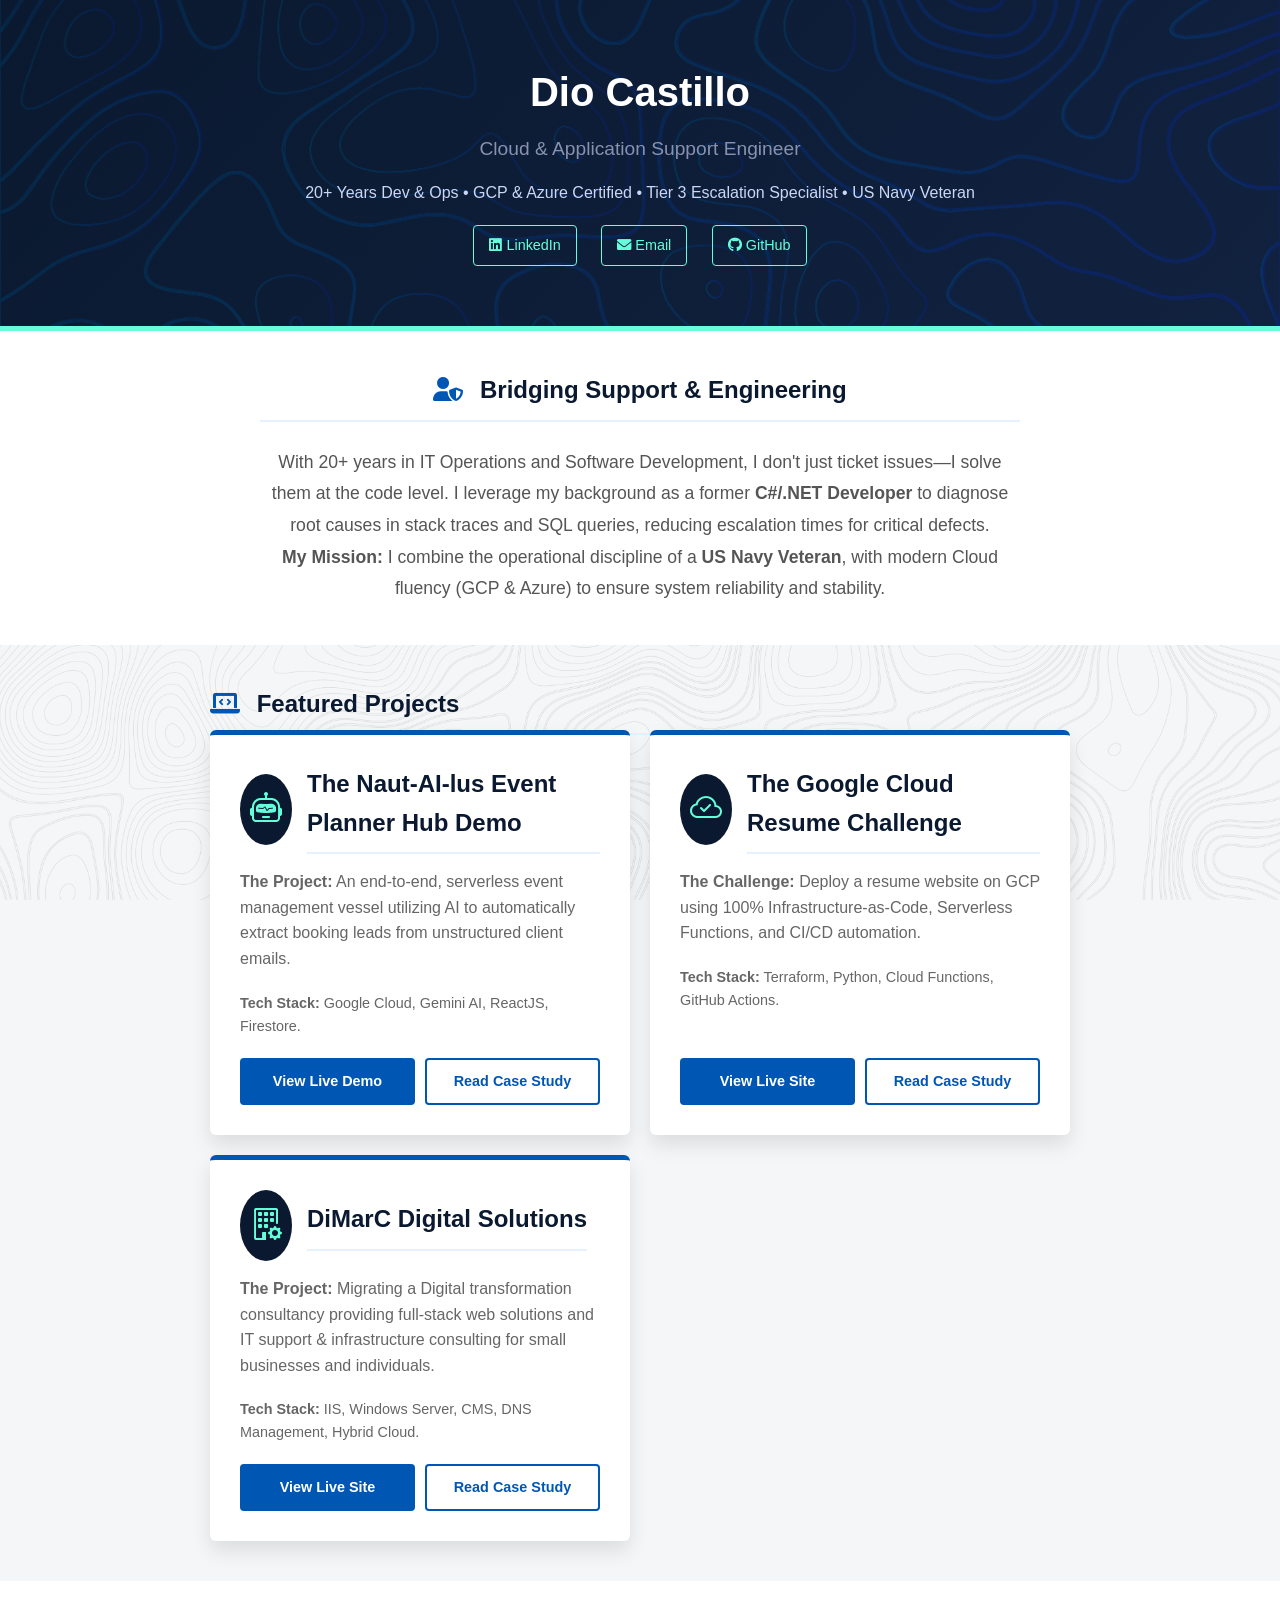
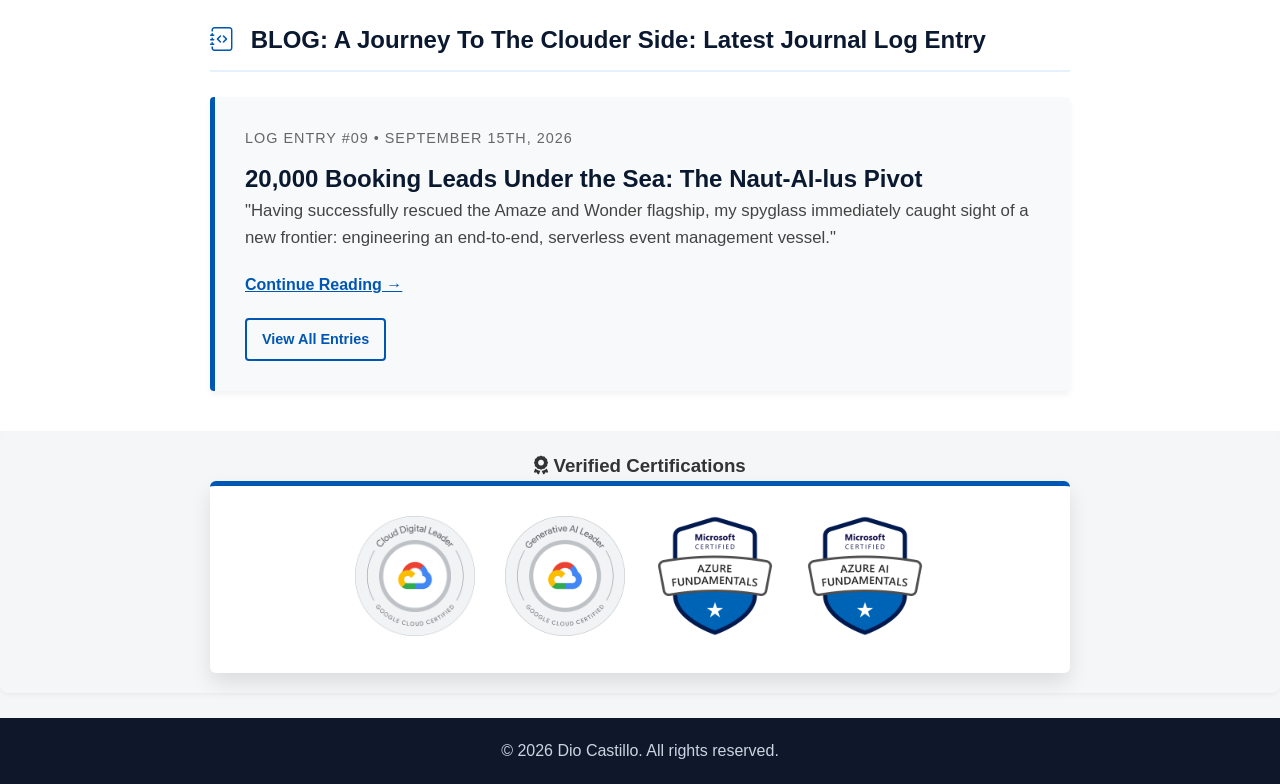
<file: public/index.html>
<!DOCTYPE html>
<html lang="en">

<head>
    <meta charset="UTF-8">
    <meta name="viewport" content="width=device-width, initial-scale=1.0">
    <title>Dio Castillo | Cloud & Application Support Engineer</title>

    <link rel="stylesheet" href="css/style.css">

    <link rel="stylesheet" href="https://cdnjs.cloudflare.com/ajax/libs/font-awesome/6.0.0/css/all.min.css">
    <link rel="stylesheet" href="https://cdn.jsdelivr.net/npm/bootstrap-icons@1.11.3/font/bootstrap-icons.min.css">
</head>

<body>

    <header class="hero" style="padding-bottom: 60px;">
        <div class="container">
            <h1>Dio Castillo</h1>
            <h2>Cloud & Application Support Engineer</h2>
            <p>20+ Years Dev & Ops • GCP & Azure Certified • Tier 3 Escalation Specialist • US Navy Veteran</p>

            <div class="social-links">
                <a href="https://www.linkedin.com/in/dioemcastillo/" target="_blank"><i class="fab fa-linkedin"></i>
                    LinkedIn</a>
                <a href="mailto:dio.e.m.castillo@gmail.com"><i class="fas fa-envelope"></i> Email</a>
                <a href="https://github.com/DioCast" target="_blank"><i class="fab fa-github"></i> GitHub</a>
            </div>
        </div>
    </header>

    <section class="section" style="background: white;">
        <div class="container" style="max-width: 800px; text-align: center;">
            <h3><i class="fas fa-user-shield"></i> Bridging Support & Engineering</h3>
            <p style="font-size: 1.1rem; color: #555; line-height: 1.8;">
                With 20+ years in IT Operations and Software Development, I don't just ticket issues—I solve them at the
                code level.
                I leverage my background as a former <strong>C#/.NET Developer</strong> to diagnose root causes in stack
                traces and SQL queries, reducing escalation times for critical defects.
            </p>
            <p style="font-size: 1.1rem; color: #555; line-height: 1.8;">
                <strong>My Mission:</strong> I combine the operational discipline of a <strong>US Navy Veteran</strong>,
                with modern Cloud fluency (GCP & Azure) to ensure system reliability and stability.
            </p>
        </div>
    </section>

    <section class="section">
        <div class="container">
            <h3><i class="fas fa-laptop-code"></i> Featured Projects</h3>

            <div class="landing-grid">
                <!-- Card 1: The Naut-AI-lus -->
                <div class="landing-card" style="text-align: left;">
                    <div style="display: flex; align-items: center; margin-bottom: 15px;">
                        <i class="bi bi-robot"
                            style="font-size: 2rem; color: #64ffda; margin-right: 15px; background: #0a192f; padding: 10px; border-radius: 50%;"></i>
                        <h3 style="margin: 0;">The Naut-AI-lus Event Planner Hub Demo</h3>
                    </div>
                    <p><strong>The Project:</strong> An end-to-end, serverless event management vessel utilizing AI to
                        automatically extract booking leads from unstructured client emails.</p>
                    <p style="font-size: 0.9rem;"><strong>Tech Stack:</strong> Google Cloud, Gemini AI, ReactJS,
                        Firestore.</p>

                    <!-- Uniform Button Container -->
                    <div class="card-buttons">
                        <a href="https://ai-booking-demo.dio-castillo.cloud" target="_blank" class="cta-button">View
                            Live Demo</a>
                        <a href="https://blog.dio-castillo.cloud/?log_entry=naut-ai-lus-pivot"
                            class="cta-secondary">Read Case Study</a>
                    </div>
                </div>

                <!-- Card 2: Resume Challenge -->
                <div class="landing-card" style="text-align: left;">
                    <div style="display: flex; align-items: center; margin-bottom: 15px;">
                        <i class="bi bi-cloud-check"
                            style="font-size: 2rem; color: #64ffda; margin-right: 15px; background: #0a192f; padding: 10px; border-radius: 50%;"></i>
                        <h3 style="margin: 0;">The Google Cloud Resume Challenge</h3>
                    </div>
                    <p><strong>The Challenge:</strong> Deploy a resume website on GCP using 100% Infrastructure-as-Code,
                        Serverless Functions, and CI/CD automation.</p>
                    <p style="font-size: 0.9rem;"><strong>Tech Stack:</strong> Terraform, Python, Cloud Functions,
                        GitHub Actions.</p>

                    <!-- Uniform Button Container -->
                    <div class="card-buttons">
                        <a href="https://resume.dio-castillo.cloud" target="_blank" class="cta-button">View Live
                            Site</a>
                        <a href="https://blog.dio-castillo.cloud/?log_entry=terraform-asaurus-rex"
                            class="cta-secondary">Read Case Study</a>
                    </div>
                </div>

                <!-- Card 3: DiMarC -->
                <div class="landing-card" style="text-align: left;">
                    <div style="display: flex; align-items: center; margin-bottom: 15px;">
                        <i class="bi bi-building-gear"
                            style="font-size: 2rem; color: #64ffda; margin-right: 15px; background: #0a192f; padding: 10px; border-radius: 50%;"></i>
                        <h3 style="margin: 0;">DiMarC Digital Solutions</h3>
                    </div>
                    <p><strong>The Project:</strong> Migrating a Digital transformation consultancy providing full-stack
                        web solutions and IT support & infrastructure consulting for small businesses and individuals.
                    </p>
                    <p style="font-size: 0.9rem;"><strong>Tech Stack:</strong> IIS, Windows Server, CMS, DNS Management,
                        Hybrid Cloud.</p>

                    <!-- Uniform Button Container -->
                    <div class="card-buttons">
                        <a href="https://www.dimarc-solutions.com" target="_blank" class="cta-button">View Live Site</a>
                        <a href="https://blog.dio-castillo.cloud/?log_entry=dimarc-migration" class="cta-secondary">Read
                            Case Study</a>
                    </div>
                </div>
            </div>

        </div>
    </section>

    <section class="section" style="background: white;">
        <div class="container">
            <h3><i class="bi bi-journal-code"></i> BLOG: A Journey To The Clouder Side: Latest Journal Log Entry</h3>

            <div id="dynamic-featured-post">
                <p><em>Scanning the fossil record...</em></p>
            </div>

        </div>
    </section>

    <section class="badges-section">
        <div class="container">
            <h3><i class="fas fa-award"></i> Verified Certifications</h3>
            <div class="badges-container">
                <a href="https://www.credly.com/badges/6b451528-c111-4711-b35f-a531190ef0f9/linked_in_profile"
                    target="_blank">
                    <img src="images/cloud-digital-leader-certification.png" alt="Google Cloud Digital Leader Badge"
                        class="badge-image"></a>
                <a href="https://www.credly.com/badges/8be07159-a1fe-4716-bee3-a3a085a87865/linked_in_profile"
                    target="_blank">
                    <img src="images/generative-ai-leader-certification.png"
                        alt="Google Cloud Generative AI Leader Badge" class="badge-image"></a>
                <a href="https://learn.microsoft.com/en-us/users/diogenescastillo-8694/credentials/3eab38d4930c294f?ref=https%3A%2F%2Fwww.linkedin.com%2F"
                    target="_blank">
                    <img src="images/azure-fundamentals-600x600.png" alt="Microsoft Certified Azure Fundamentals Badge"
                        class="badge-image"></a>
                <a href="https://learn.microsoft.com/en-us/users/diogenescastillo-8694/credentials/540537f4457e4fc8?ref=https%3A%2F%2Fwww.linkedin.com%2F"
                    target="_blank">
                    <img src="images/azure-ai-fundamentals-600x600.png"
                        alt="Microsoft Certified Azure AI Fundamentals Badge" class="badge-image"></a>
            </div>
        </div>
    </section>

    <footer class="site-footer">
        <div class="footer-container">
            <p class="copyright">&copy; 2026 Dio Castillo. All rights reserved.</p>
        </div>
    </footer>

    <script src="js/main.js"></script>

</body>

</html>
</file>
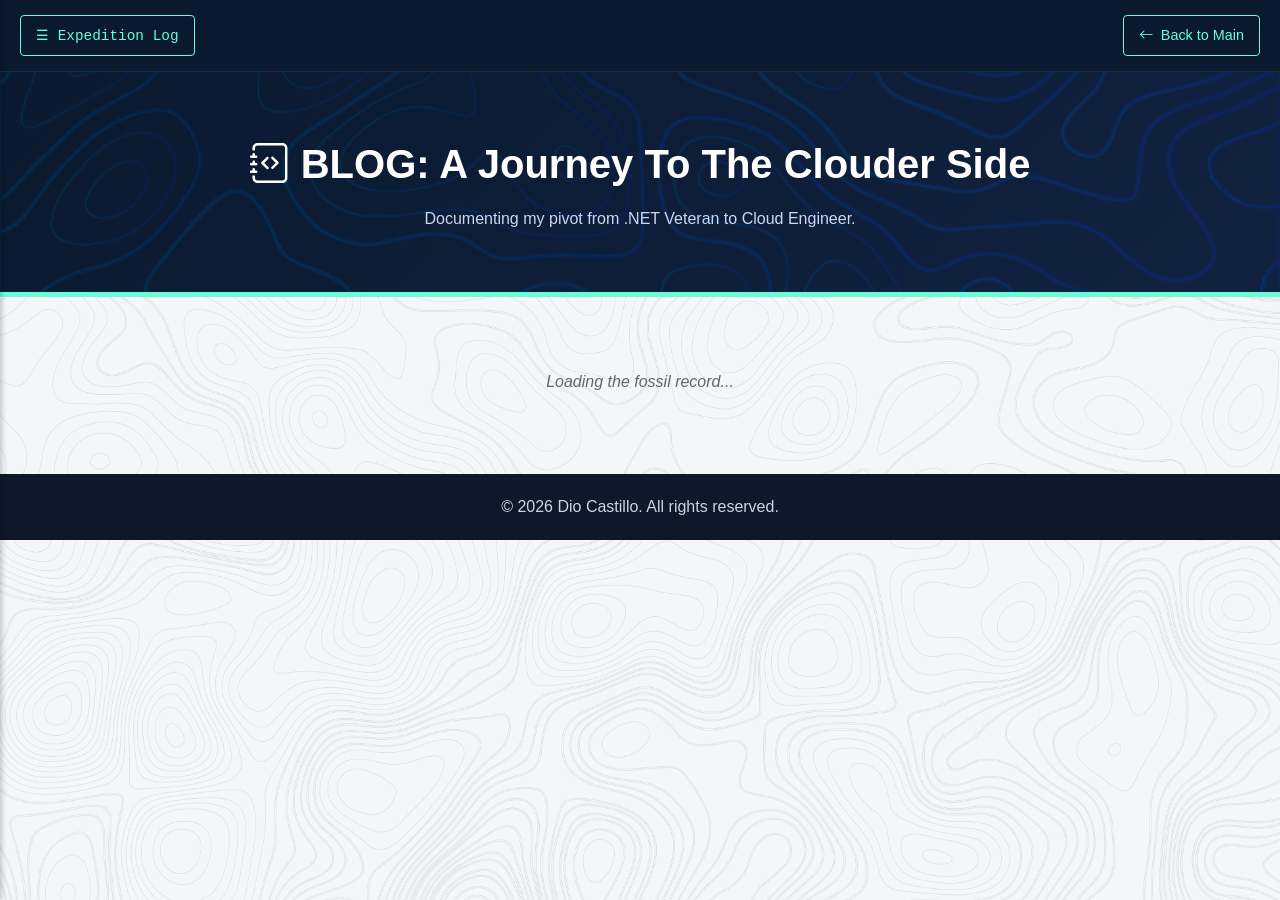
<file: public/blog.html>
<!DOCTYPE html>
<html lang="en">

<head>
    <meta charset="UTF-8">
    <meta name="viewport" content="width=device-width, initial-scale=1.0">
    <title>Dio Castillo | BLOG: A Journey To The Clouder Side </title>
    <link rel="stylesheet" href="css/style.css">
    <link rel="stylesheet" href="https://cdn.jsdelivr.net/npm/bootstrap-icons@1.11.3/font/bootstrap-icons.min.css">
</head>

<body>

    <aside id="toc-sidebar" class="toc-sidebar">
        <div class="toc-header">
            <h3>Journal Entries</h3>
            <button id="toc-close" class="toc-close">&times;</button>
        </div>
        <nav id="toc-content" class="toc-content"></nav>
    </aside>

    <nav class="top-nav">

        <button id="toc-toggle" class="toc-toggle" aria-label="Open Navigator">
            <span>☰</span> <span class="toc-label">Expedition Log</span>
        </button>

        <a href="index.html" class="nav-back-btn">
            <i class="bi bi-arrow-left"></i> Back to Main
        </a>

    </nav>

    <header class="hero">
        <div class="container">
            <h1><i class="bi bi-journal-code"></i> BLOG: A Journey To The Clouder Side</h1>
            <p>Documenting my pivot from .NET Veteran to Cloud Engineer.</p>
        </div>
    </header>

    <section class="section">
        <div class="container blog-container">

            <div id="blog-list" class="journey-log">
                <p style="text-align: center; color: #666; margin-top: 2rem;">
                    <em>Loading the fossil record...</em>
                </p>
            </div>

        </div>
    </section>
    <footer class="site-footer">
        <div class="footer-container">
            <p class="copyright">&copy; 2026 Dio Castillo. All rights reserved.</p>
        </div>
    </footer>

    <button id="back-to-top" aria-label="Back to Top">
        <i class="bi bi-arrow-up"></i>
    </button>

    <script src="js/main.js"></script>
</body>

</html>
</file>
<file: public/css/style.css>
/* GLOBAL RESET */
* {
    box-sizing: border-box;
    margin: 0;
    padding: 0;
}

html {
    scroll-behavior: smooth;
}

body {
    font-family: 'Segoe UI', Roboto, Helvetica, Arial, sans-serif;
    line-height: 1.6;
    color: #333;
    
    /* 1. The Paper Color */
    background-color: #f4f6f8;
    
    /* Important for positioning the map layer */
    position: relative;
    min-height: 100vh;
}

/* 2. The Map Layer (Watermark) */
body::before {
    content: "";
    position: fixed; /* Keeps the map still while you scroll */
    top: 0;
    left: 0;
    width: 100%;
    height: 100%;
    
    /* The Image */
    background-image: url('../images/contour2.png'); 
    
    /* --- THE FIX IS HERE --- */
    background-repeat: no-repeat; /* Do not tile the image */
    background-size: cover;       /* Scale the image to cover the entire screen, cropping if necessary */
    background-position: center;  /* Center the map on the screen */
    /* ----------------------- */

    /* The Faintness Control */
    opacity: 0.10; 
    
    /* Send it to the back */
    z-index: -1;
    pointer-events: none; 
}

a {
    text-decoration: none;
    color: inherit;
}

ul {
    list-style-position: inside;
    margin-left: 10px;
}

/* CONTAINER UTILITY */
.container {
    max-width: 900px;
    margin: 0 auto;
    padding: 0 20px;
}

/* HERO SECTION (Header) */
.hero {
    background: linear-gradient(135deg, #0a192f 0%, #112240 100%); /* Deep Navy */
    color: #ffffff;
    padding: 60px 0;
    text-align: center;
    border-bottom: 5px solid #64ffda; /* Teal accent line */
    
    /* NEW LINES FOR THE MAP: */
    position: relative; /* Traps the watermark inside */
    overflow: hidden;   /* Chops off edges so it stays neat */
}

.hero::before {
    content: "";
    position: absolute;
    top: 0;
    left: 0;
    width: 100%;
    height: 100%;
    
    /* 1. Use the COLORED image */
    background-image: url('../images/contour-color.png'); 
    background-size: cover;
    background-position: center;
    background-repeat: no-repeat;
    
    /* 2. NO INVERT (We want the teal!) */
    filter: none;
    
    /* 3. Blending - This makes the gray background disappear */
    mix-blend-mode: overlay; 
    
    /* 4. Opacity - 0.4 gives it a nice "ghostly" data look */
    opacity: 0.8; 
    
    pointer-events: none;
}

/* Lifts the text above the map layer */
.hero > * {
    position: relative;
    z-index: 1;
}

.hero h1 {
    font-size: 2.5rem;
    margin-bottom: 10px;
    font-weight: 700;
}

.hero h2 {
    font-size: 1.2rem;
    font-weight: 400;
    color: #8892b0;
    /* Muted text */
    margin-bottom: 15px;
}

.hero p {
    font-size: 1rem;
    color: #ccd6f6;
}

/* The Vernian Prologue */
.hero-prologue {
    max-width: 800px;
    margin: 20px auto 0 auto;
    font-size: 0.60rem;
    font-weight: 150; /* Forces the text to be thin/light */
    color: #7b85a3;   /* A shade darker/more muted than the h2 */
    line-height: 1.35;
    font-style: italic;
}

.social-links {
    margin-top: 20px;
}

.social-links a {
    display: inline-block;
    margin: 0 10px;
    padding: 8px 15px;
    border: 1px solid #64ffda;
    color: #64ffda;
    border-radius: 4px;
    font-size: 0.9rem;
    transition: all 0.3s ease;
}

.social-links a:hover {
    background-color: rgba(100, 255, 218, 0.1);
}

/* CONTENT SECTIONS */
.section {
    padding: 40px 0;
}

.section h3 {
    font-size: 1.5rem;
    color: #0a192f;
    border-bottom: 2px solid #e6f1ff;
    padding-bottom: 10px;
    margin-bottom: 25px;
}

.section h3 i {
    margin-right: 10px;
    color: #0056b3;
}

/* JOB CARDS */
.job,
.education-item {
    background: #ffffff;
    padding: 25px;
    margin-bottom: 20px;
    border-radius: 6px;
    box-shadow: 0 4px 6px rgba(0, 0, 0, 0.05);
    /* Subtle shadow */
    border-left: 4px solid #0056b3;
    /* Blue accent bar */
}

.job-header {
    display: flex;
    justify-content: space-between;
    flex-wrap: wrap;
    margin-bottom: 15px;
    border-bottom: 1px solid #eee;
    padding-bottom: 10px;
}

.job-header h4 {
    font-size: 1.2rem;
    color: #0a192f;
    width: 100%;
}

.company {
    font-weight: 600;
    color: #0056b3;
    font-size: 0.95rem;
}

.dates {
    font-style: italic;
    color: #666;
    font-size: 0.9rem;
    margin-left: auto;
    /* Pushes date to right */
}

.job ul {
    margin-top: 15px;
}

.job li {
    margin-bottom: 8px;
    font-size: 0.95rem;
}

/* EDUCATION SPECIFIC */
.education-item h4 {
    color: #0a192f;
    margin-bottom: 5px;
}

.education-item p {
    font-size: 0.95rem;
    color: #555;
}

/* Badges Section */
.badges-section {
    text-align: center;
    padding: 20px 0;
   
    /* Match the other sections */
    border-radius: 8px;
    box-shadow: 0 2px 5px rgba(0, 0, 0, 0.05);
    margin-bottom: 25px;
}

.badges-container {
    display: flex;
    background: #fff;
    justify-content: center;
    align-items: center;
    flex-wrap: wrap;
    /* Allows wrapping on smaller screens */
    gap: 30px;
    /* Space between badges */
    padding: 30px;
    border-radius: 6px;
    box-shadow: 0 10px 20px rgba(0, 0, 0, 0.1);
    border-top: 5px solid #0056b3;
    text-align: center;
    transition: transform 0.2s;
}

.badge-image {
    height: 120px;
    /* Set a uniform height */
    width: auto;
    /* Maintain aspect ratio */
    transition: transform 0.3s ease;
    /* Smooth hover effect */
}

.badge-image:hover {
    transform: scale(1.1);
    /* Slightly enlarge on hover */
}

/* FOOTER */

/* 1. The Container: aligns the items side-by-side */
.site-footer .footer-container {
    display: flex;
    justify-content: center;
    /* Centers them in the middle of the page */
    align-items: center;
    /* Aligns them vertically */
    gap: 2rem;
    /* Adds nice space between Copyright and Counter */
    padding: 20px;
    background-color: #0f172a;
    /* Dark blue background (adjust to match yours) */
    color: #cbd5e1;
    /* Light gray text */
}

/* 2. The Counter Badge: Makes it look like a distinct UI element */
#counter {
    margin: 0;
    /* Remove default paragraph spacing */
    background-color: rgba(255, 255, 255, 0.1);
    /* Subtle glass-effect background */
    padding: 5px 15px;
    /* Breathing room inside the badge */
    border-radius: 999px;
    /* Makes the edges perfectly round (pill shape) */
    font-family: sans-serif;
    /* Clean font */
    font-size: 0.85rem;
    /* Slightly smaller than main text */
    font-weight: 600;
    /* Make the number pop a bit */
    white-space: nowrap;
    /* Keeps "Views: 100" on one line */
    transition: all 0.3s ease;
    /* Smooth loading transition */
}

/* Optional: Add a tiny hover effect */
#counter:hover {
    background-color: rgba(255, 255, 255, 0.2);
    cursor: default;
}

/* MOBILE RESPONSIVENESS */
@media (max-width: 768px) {
    .job-header {
        flex-direction: column;
    }

    .dates {
        margin-left: 0;
        margin-top: 5px;
    }

    .hero h1 {
        font-size: 2rem;
    }
}

/* --- SKILLS SECTION STYLES --- */

/* The Grid Layout: Automatically fits columns based on screen size */
.skills-grid {
    display: grid;
    /* This magic line creates responsive columns without media queries */
    grid-template-columns: repeat(auto-fit, minmax(200px, 1fr));
    gap: 20px;
    margin-top: 20px;
}

/* The Individual Cards (Matching your .job style) */
.skill-card {
    background: #ffffff;
    padding: 20px;
    border-radius: 6px;
    box-shadow: 0 4px 6px rgba(0, 0, 0, 0.05);
    border-top: 4px solid #0056b3;
    /* Blue accent on top */
    transition: transform 0.2s ease;
}

/* Optional: Slight lift effect when hovering over a skill category */
.skill-card:hover {
    transform: translateY(-5px);
}

/* Header inside the card */
.skill-header {
    display: flex;
    align-items: center;
    margin-bottom: 15px;
    border-bottom: 1px solid #eee;
    padding-bottom: 10px;
}

.skill-header h4 {
    font-size: 1.1rem;
    color: #0a192f;
    margin: 0;
}

/* Icons inside the header */
.skill-header i {
    font-size: 1.5rem;
    color: #64ffda;
    /* Matches your Teal accent */
    margin-right: 10px;
    /* Optional: background circle for the icon */
    background: #0a192f;
    width: 40px;
    height: 40px;
    display: flex;
    align-items: center;
    justify-content: center;
    border-radius: 50%;
}

/* The List of Skills */
.skill-card ul {
    list-style: none;
    /* Remove default bullets */
    margin: 0;
}

.skill-card li {
    padding: 5px 0;
    font-size: 0.95rem;
    color: #555;
    border-bottom: 1px dashed #f0f0f0;
    /* Subtle separator lines */
}

.skill-card li:last-child {
    border-bottom: none;
}

/* --- HELPER CLASSES --- */

/* Makes text bold (matches fw-bold) */
.fw-bold {
    font-weight: 700;
}

/* Makes text blue (matches text-primary) */
.text-primary {
    color: #0056b3 !important;
    /* The !important flag forces this to win. This matches your existing blue accents */
}

/* --- BLOG STYLES (Mimicking Resume Cards) --- */

/* 1. Container: Slightly narrower than full width for better reading */
.blog-container {
    max-width: 800px;
    margin: 0 auto;
}

/* 2. The Card: Exact match to your .job class */
.blog-post {
    background: #ffffff;
    padding: 30px;
    /* Matches job card spacing */
    margin-bottom: 40px;
    border-radius: 6px;
    box-shadow: 0 4px 6px rgba(0, 0, 0, 0.05);
    border-left: 4px solid #0056b3;
    /* CHANGED: Resume Blue instead of Teal */
    transition: transform 0.2s ease;
}

.blog-post:hover {
    transform: translateY(-2px);
    /* Subtle lift effect like a professional card */
}

/* 3. The Header: Clean and organized */
.post-header {
    margin-bottom: 20px;
    border-bottom: 1px solid #eee;
    /* Keep this one (separates title from text) */
    padding-bottom: 15px;
}

.post-date {
    display: inline-block;
    font-style: italic;
    color: #666;
    /* Matches .dates in resume */
    font-size: 0.9rem;
    margin-bottom: 5px;
}

.post-header h2 {
    color: #0a192f;
    font-size: 1.6rem;
    margin: 0;
    font-weight: 700;
}

/* 4. The Content: Fixing the "Detached" look */
.post-content p {
    margin-bottom: 1.2rem;
    color: #444;
    line-height: 1.7;
}

/* CRITICAL FIX: Override the global h3 border */
.post-content h3 {
    border-bottom: none !important;
    /* Forces the line to disappear */
    padding-bottom: 0;
    margin-top: 35px;
    margin-bottom: 10px;
    color: #0056b3;
    /* Resume Blue */
    font-size: 1.3rem;
}

/* 5. Lists: Make them look like Resume bullet points */
.post-content ul {
    background: #f8f9fa;
    /* Light gray box for list items */
    padding: 15px 20px 15px 35px;
    /* Extra left padding for bullets */
    border-radius: 4px;
    margin-bottom: 20px;
    border-left: 3px solid #cbd5e1;
    /* Subtle accent on the list itself */
}

.post-content li {
    margin-bottom: 8px;
    color: #555;
}

.post-content blockquote {
    font-style: italic;
    color: #555;
    border-left: 4px solid #64ffda;
    /* Keep Teal here for variety/highlight */
    background: #f0fcf9;
    padding: 15px;
    margin: 20px 0;
}

/* 6. Footer & Tags */
.post-footer {
    margin-top: 30px;
    padding-top: 15px;
    border-top: 1px dashed #eee;
}

/* Markdown Image Constraints */
.post-content img {
    max-width: 100%;       /* Prevents the image from breaking out of the container */
    height: auto;          /* Maintains perfect aspect ratio */
    display: block;        /* Allows us to center the image */
    margin: 2rem auto 0.5rem auto;     /* Adds vertical breathing room and centers horizontally
                            TWEAKED: 0.5rem bottom margin pulls the caption up */
    border-radius: 8px;    /* Optional: Adds a slight rounding to the corners for a polished look */
    box-shadow: 0 4px 6px rgba(0, 0, 0, 0.1); /* Optional: Adds a subtle depth */
}

/* NEW: Automatically style italic text under an image as a caption */
.post-content img + em,
.post-content img + br + em {
    display: block;
    text-align: center;
    color: #666;
    font-size: 0.9rem;
    margin-bottom: 2rem;
}

/* --- Post Navigation Styles --- */
.post-navigation {
    display: flex;
    justify-content: space-between;
    align-items: center;
    margin-top: 3rem;
    padding-top: 2rem;
    border-top: 1px solid #e0e0e0;
}

.nav-wrapper {
    flex: 1;
    display: flex;
}

.next-wrapper {
    justify-content: flex-end;
}

.nav-link {
    display: flex;
    align-items: center;
    gap: 15px;
    text-decoration: none;
    transition: transform 0.2s ease, opacity 0.2s ease;
}

.nav-link:hover {
    transform: translateY(-2px);
    opacity: 0.9;
}

/* The Turquoise Circle */
.nav-arrow-circle {
    display: flex;
    align-items: center;
    justify-content: center;
    width: 40px;
    height: 40px;
    flex-shrink: 0; /* <--- Add this line to prevent squishing! */
    background-color: #5ef3d4; 
    color: #041424; 
    border-radius: 50%;
    font-size: 1.2rem;
    font-weight: bold;
    box-shadow: 0 4px 6px rgba(0, 0, 0, 0.1);
    transition: box-shadow 0.2s ease;
}

.nav-link:hover .nav-arrow-circle {
    box-shadow: 0 6px 12px rgba(0, 0, 0, 0.15);
}

/* Text Styling */
.nav-text-container {
    display: flex;
    flex-direction: column;
    gap: 4px;
}

.right-align {
    text-align: right;
}

.nav-label {
    font-weight: 800;
    font-size: 0.9rem;
    color: #041424; /* Matches your primary dark navy */
    text-transform: uppercase;
    letter-spacing: 0.5px;
}

.nav-title {
    font-size: 0.85rem;
    color: #555;
    font-weight: 500;
}

.tag {
    display: inline-block;
    background: #e6f1ff;
    /* Light Blue background */
    color: #0056b3;
    /* Blue text */
    padding: 4px 10px;
    border-radius: 4px;
    /* Squared edges like resume badges */
    font-size: 0.8rem;
    font-weight: 600;
    margin-right: 8px;
}

/* The Journey Log Container */
.journey-log {
    /* background: #f8f9fa; */
    /* Light gray background */
    /*border-left: 5px solid #007bff;*/
    /* Blue accent bar */
    /* padding: 20px;
    margin-bottom: 40px;
    border-radius: 4px;
    box-shadow: 0 2px 4px rgba(0, 0, 0, 0.05); */
    background: transparent; /* Strips the gray paper color */
    padding: 0; /* Removes the extra space around the article */
    margin-bottom: 40px;
    /* Removed border-radius and box-shadow to lay it flat */
}

.journey-log h3 {
    margin-top: 0;
    font-size: 1.2rem;
    color: #333;
    display: flex;
    align-items: center;
    gap: 10px;
}

/* The List of Articles */
.journey-list {
    list-style: none;
    padding: 0;
    margin: 0;
}

.journey-item {
    margin-bottom: 15px;
    padding-bottom: 15px;
    border-bottom: 1px dashed #e0e0e0;
}

.journey-item:last-child {
    border-bottom: none;
    margin-bottom: 0;
    padding-bottom: 0;
}

.journey-date {
    font-size: 0.75rem;
    color: #666;
    text-transform: uppercase;
    letter-spacing: 0.5px;
    display: block;
    margin-bottom: 2px;
}

.journey-link {
    text-decoration: none;
    font-weight: 700;
    color: #0d6efd;
    font-size: 1.05rem;
}

.journey-link:hover {
    text-decoration: underline;
    color: #0056b3;
}

.journey-snippet {
    font-size: 0.9rem;
    color: #555;
    margin: 4px 0 0 0;
    line-height: 1.4;
}

.journey-loading {
    text-align: center;
    color: #666;
    margin-top: 2rem;
}

/* --- FEATURED POST (DYNAMIC) --- */

.featured-card {
    background: #f8f9fa;
    border-left: 5px solid #0056b3;
    padding: 30px;
    border-radius: 4px;
    box-shadow: 0 4px 6px rgba(0, 0, 0, 0.05);
}

.featured-date {
    font-size: 0.9rem;
    color: #666;
    text-transform: uppercase;
    letter-spacing: 1px;
    display: block;
}

.featured-title {
    margin-top: 10px;
    color: #0a192f;
    font-size: 1.5rem;
    /* Adjust as needed */
}

.featured-snippet {
    font-size: 1.05rem;
    color: #444;
    margin-bottom: 20px;
    line-height: 1.6;
}

.featured-link {
    font-weight: bold;
    color: #0056b3;
    text-decoration: underline;
}

.view-all-container {
    margin-top: 20px;
}

/* --- LANDING PAGE SPECIFIC STYLES --- */

/* Modern "Overlap" effect with the Hero */
.landing-grid {
    display: grid;
    grid-template-columns: repeat(auto-fit, minmax(300px, 1fr));
    gap: 20px;
    margin-top: -30px;
}

.landing-card {
    background: white;
    padding: 30px;
    border-radius: 6px;
    box-shadow: 0 10px 20px rgba(0, 0, 0, 0.1);
    border-top: 5px solid #0056b3;
    text-align: center;
    transition: transform 0.2s;
    
    /* ADD THESE TWO LINES */
    display: flex;
    flex-direction: column;
}

.landing-card:hover {
    transform: translateY(-5px);
}

.landing-card h3 {
    margin-top: 0;
    color: #0a192f;
}

.landing-card p {
    color: #666;
    margin-bottom: 20px;
}

.cta-button {
    display: inline-flex;
    align-items: center;
    justify-content: center;
    padding: 10px 20px;
    background-color: #0056b3;
    color: white;
    border: 2px solid #0056b3; /* Matches the secondary button's height */
    border-radius: 4px;
    font-weight: bold;
    transition: background 0.3s, border 0.3s;
    white-space: nowrap;
    text-decoration: none;
}

.cta-button:hover {
    background-color: #003d82;
    border-color: #003d82;
    color: white;
}

.cta-secondary {
    display: inline-flex;
    align-items: center;
    justify-content: center;
    padding: 10px 20px;
    background-color: transparent;
    border: 2px solid #0056b3;
    color: #0056b3;
    border-radius: 4px;
    font-weight: bold;
    transition: background 0.3s;
    white-space: nowrap;
    text-decoration: none;
}

.cta-secondary:hover {
    background-color: #e6f1ff;
    color: #0056b3;
}

/* --- UNIFORM CARD BUTTON LAYOUT --- */
/* Add this directly below your .cta-secondary:hover class */

/* --- UNIFORM CARD BUTTON LAYOUT --- */
.card-buttons {
    display: flex;
    gap: 10px;
    
    /* CHANGE THIS FROM 20px TO auto */
    margin-top: auto; 
}

.card-buttons .cta-button,
.card-buttons .cta-secondary {
    flex: 1;            /* This is the magic rule that forces them to be exactly 50/50 width */
    padding: 10px 15px; /* Slightly tighter padding so they fit perfectly side-by-side */
    font-size: 0.9rem;  /* Keeps the text scaled nicely */
}

/* Add this alias if your old resume uses .btn */
.btn {
    display: inline-block;
    background: #0056b3;
    color: white;
    padding: 8px 15px;
    border-radius: 4px;
    text-decoration: none;
    transition: background 0.3s;
}

.btn:hover {
    background: #003d82;
}

/* --- NAVIGATION & SIDEBAR SYSTEM --- */

/* 1. TOP NAVIGATION CONTAINER */
.top-nav {
    display: flex;
    justify-content: space-between;
    align-items: center;
    padding: 15px 20px;
    background-color: #0a192f;
    border-bottom: 1px solid rgba(100, 255, 218, 0.1);
    position: relative;
    z-index: 2000;
}

/* 2. EXPEDITION LOG BUTTON */
.toc-toggle {
    background: transparent;
    color: #64ffda;
    border: 1px solid #64ffda;
    padding: 11px 15px;
    border-radius: 4px;
    cursor: pointer;
    font-family: 'Courier New', monospace;
    font-size: 0.9rem;
    transition: all 0.3s ease;

    /* CRITICAL: Static ensures it sits inside the blue bar, not the corner */
    position: static;
    margin: 0;
    box-shadow: none;
}

.toc-toggle:hover {
    background: rgba(100, 255, 218, 0.1);
}

/* 3. BACK TO MAIN BUTTON */
.nav-back-btn {
    display: flex;
    align-items: center;
    gap: 8px;
    color: #64ffda;
    text-decoration: none;
    border: 1px solid #64ffda;
    padding: 8px 15px;
    border-radius: 4px;
    font-size: 0.9rem;
    transition: all 0.3s ease;
}

.nav-back-btn:hover {
    background-color: rgba(100, 255, 218, 0.1);
}

/* 4. SIDEBAR (OFF-CANVAS MENU) */
.toc-sidebar {
    position: fixed;
    top: 0;
    left: -350px;
    /* Hidden off-screen */
    width: 350px;
    height: 100%;

    /* CRITICAL: Must be higher than top-nav (2000) */
    z-index: 3000 !important;

    background: #f4f4f4;
    box-shadow: 2px 0 5px rgba(0, 0, 0, 0.2);
    display: flex;
    flex-direction: column;
    overflow-y: auto;
    transition: left 0.3s ease-in-out;
}

.toc-sidebar.open {
    left: 0;
    /* Slide in */
}

/* Sidebar Internals */
.toc-header {
    background: #2c3e50;
    color: #fff;
    padding: 1rem;
    display: flex;
    justify-content: space-between;
    align-items: center;
}

.toc-close {
    background: none;
    border: none;
    color: #fff;
    font-size: 1.5rem;
    cursor: pointer;
}

.toc-item {
    padding: 1rem;
    border-bottom: 1px solid #ddd;
    text-decoration: none;
    color: #333;
    display: block;
    transition: background 0.2s;
}

.toc-item:hover {
    background: #e9e9e9;
}

/* --- BACK TO TOP BUTTON --- */
#back-to-top {
    position: fixed;
    bottom: 30px;
    right: 30px;
    z-index: 2500;
    /* Above content, below sidebar (3000) */

    /* Visuals */
    background-color: #64ffda;
    /* Your Teal accent */
    color: #0a192f;
    /* Your Navy background */
    border: none;
    width: 50px;
    height: 50px;
    border-radius: 50%;
    /* Circle shape */
    font-size: 1.5rem;
    cursor: pointer;
    box-shadow: 0 4px 10px rgba(0, 0, 0, 0.3);

    /* Hidden by default */
    opacity: 0;
    visibility: hidden;
    transform: translateY(20px);
    transition: all 0.3s ease;
}

/* State: Visible (Added by JS) */
#back-to-top.visible {
    opacity: 1;
    visibility: visible;
    transform: translateY(0);
}

#back-to-top:hover {
    background-color: #fff;
    /* White on hover */
    transform: translateY(-3px);
    /* Little lift effect */
}
</file>
